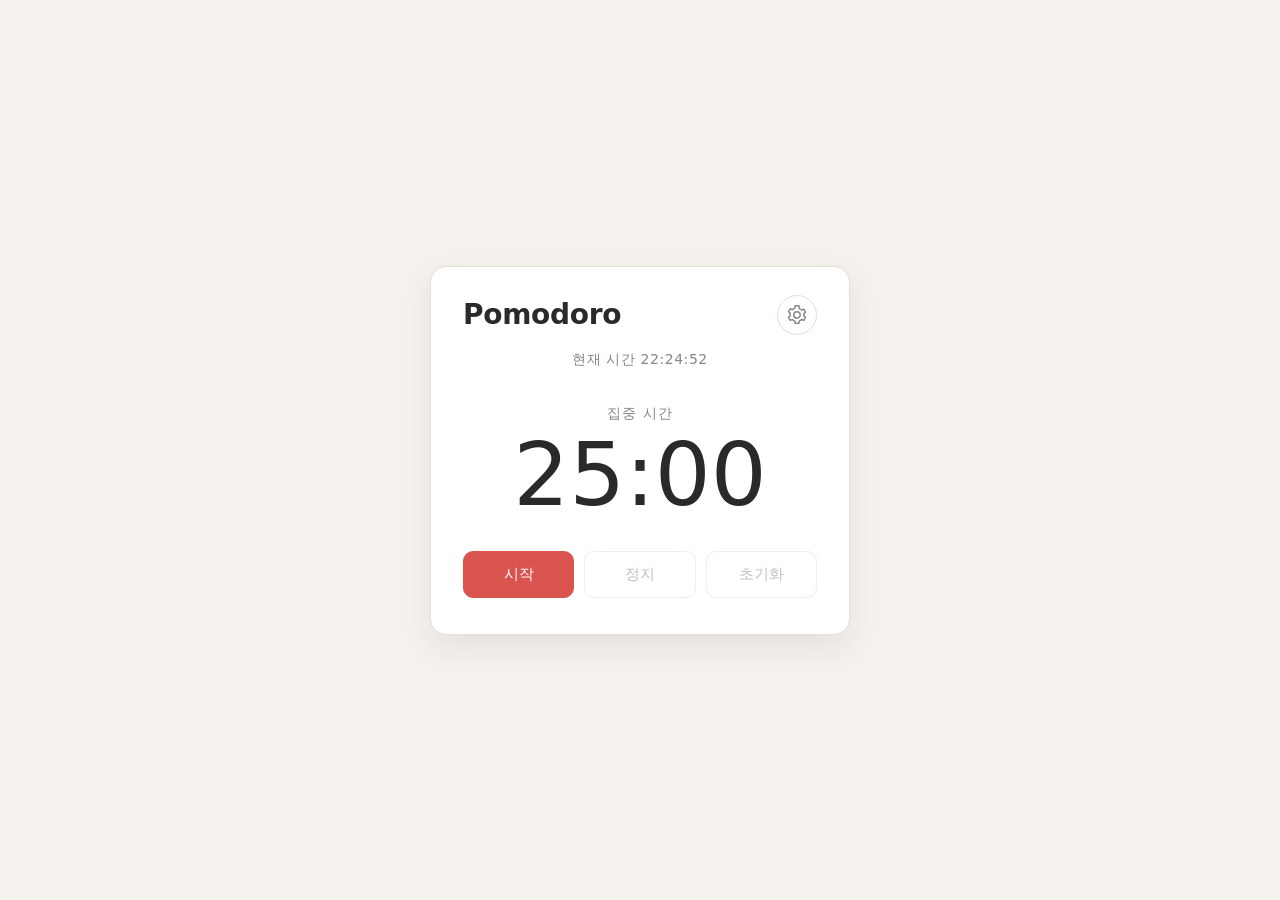
<file: index.html>
<!DOCTYPE html>
<html lang="ko">
<head>
  <meta charset="UTF-8">
  <meta name="viewport" content="width=device-width, initial-scale=1.0">
  <title>Pomodoro</title>
  <link rel="stylesheet" href="index.css">
</head>
<body>
  <main class="app">
    <header class="app__header">
      <h1 class="title">Pomodoro</h1>
      <a href="settings.html" class="btn btn--icon" aria-label="설정">
        <svg viewBox="0 0 24 24" width="22" height="22" aria-hidden="true">
          <path d="M12 15.5a3.5 3.5 0 1 0 0-7 3.5 3.5 0 0 0 0 7Z" />
          <path d="M19.4 13.5a7.9 7.9 0 0 0 0-3l1.9-1.5-1.9-3.3-2.3.9a7.7 7.7 0 0 0-2.6-1.5L14.1 2H9.9l-.4 2.6a7.7 7.7 0 0 0-2.6 1.5l-2.3-.9-1.9 3.3 1.9 1.5a7.9 7.9 0 0 0 0 3l-1.9 1.5 1.9 3.3 2.3-.9a7.7 7.7 0 0 0 2.6 1.5l.4 2.6h4.2l.4-2.6a7.7 7.7 0 0 0 2.6-1.5l2.3.9 1.9-3.3-1.9-1.5Z" />
        </svg>
      </a>
    </header>

    <p class="clock">현재 시간 <time id="clock">--:--:--</time></p>

    <section class="timer" aria-labelledby="timer-label">
      <p class="timer__label" id="timer-label">집중 시간</p>
      <p class="timer__display"><time id="display" datetime="PT25M">25:00</time></p>
    </section>

    <div class="controls">
      <button type="button" class="btn btn--primary" id="start">시작</button>
      <button type="button" class="btn" id="stop">정지</button>
      <button type="button" class="btn" id="reset">초기화</button>
    </div>
  </main>

  <script src="storage.js"></script>
  <script src="script.js"></script>
</body>
</html>
</file>
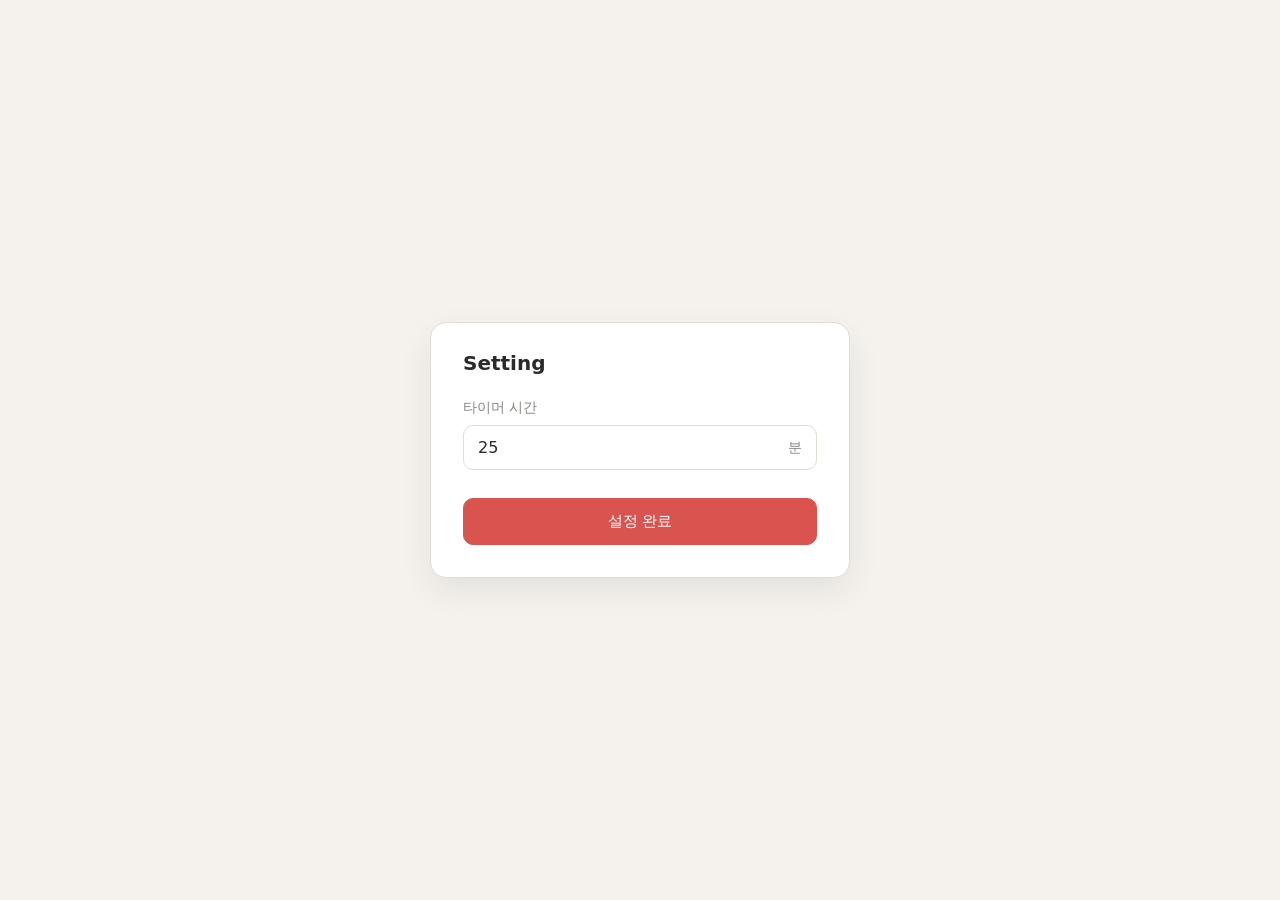
<file: settings.html>
<!DOCTYPE html>
<html lang="ko">
<head>
  <meta charset="UTF-8">
  <meta name="viewport" content="width=device-width, initial-scale=1.0">
  <title>Setting - Pomodoro</title>
  <link rel="stylesheet" href="settings.css">
</head>
<body>
  <main class="settings">
    <h3 class="settings__title">Setting</h3>

    <div class="field">
      <label class="field__label" for="focus-minutes">타이머 시간</label>
      <div class="field__input">
        <input type="number" id="focus-minutes" name="focus-minutes"
               min="1" max="120" step="1" value="25" inputmode="numeric">
        <span class="field__unit">분</span>
      </div>
      <p class="field__error" id="error" role="alert" hidden></p>
    </div>

    <button type="button" class="btn btn--primary" id="apply">설정 완료</button>
  </main>

  <script src="storage.js"></script>
  <script src="settings.js"></script>
</body>
</html>
</file>
<file: index.css>
:root {
  --bg: #f5f1ec;
  --surface: #ffffff;
  --text: #2b2a28;
  --text-muted: #8a8580;
  --border: #e3ddd5;
  --accent: #d9534f;
  --accent-dark: #bf3f3b;
  --radius: 16px;
}

* {
  box-sizing: border-box;
}

body {
  margin: 0;
  min-height: 100vh;
  display: flex;
  align-items: center;
  justify-content: center;
  padding: 24px;
  background-color: var(--bg);
  color: var(--text);
  font-family: "Segoe UI", "Malgun Gothic", system-ui, sans-serif;
}

.app {
  width: 100%;
  max-width: 420px;
  padding: 28px 32px 36px;
  background-color: var(--surface);
  border: 1px solid var(--border);
  border-radius: var(--radius);
  box-shadow: 0 12px 32px rgba(43, 42, 40, 0.08);
}

.app__header {
  display: flex;
  align-items: center;
  justify-content: space-between;
  gap: 12px;
}

.title {
  margin: 0;
  font-size: 1.75rem;
  font-weight: 600;
  letter-spacing: -0.01em;
}

/* Clock */
.clock {
  margin: 16px 0 0;
  font-size: 0.875rem;
  color: var(--text-muted);
  letter-spacing: 0.04em;
  text-align: center;
  font-variant-numeric: tabular-nums;
}

/* Timer */
.timer {
  margin: 36px 0 32px;
  text-align: center;
}

.timer__label {
  margin: 0 0 8px;
  font-size: 0.875rem;
  color: var(--text-muted);
  letter-spacing: 0.08em;
}

.timer__display {
  margin: 0;
  font-size: clamp(3.5rem, 18vw, 5.5rem);
  font-weight: 300;
  font-variant-numeric: tabular-nums;
  line-height: 1;
}

/* Buttons */
.controls {
  display: flex;
  gap: 10px;
}

.btn {
  flex: 1;
  padding: 12px 16px;
  font: inherit;
  font-size: 0.95rem;
  color: var(--text);
  background-color: var(--surface);
  border: 1px solid var(--border);
  border-radius: 10px;
  cursor: pointer;
  transition: background-color 0.15s, border-color 0.15s, color 0.15s;
}

.btn:hover:not(:disabled) {
  background-color: var(--bg);
}

.btn:disabled {
  color: var(--text-muted);
  cursor: not-allowed;
  opacity: 0.5;
}

.btn:focus-visible {
  outline: 2px solid var(--accent);
  outline-offset: 2px;
}

.btn--primary {
  color: #fff;
  background-color: var(--accent);
  border-color: var(--accent);
}

.btn--primary:hover:not(:disabled) {
  background-color: var(--accent-dark);
  border-color: var(--accent-dark);
}

.btn--primary:disabled {
  color: #fff;
}

.btn--icon {
  flex: 0 0 auto;
  display: grid;
  place-items: center;
  width: 40px;
  height: 40px;
  padding: 0;
  border-radius: 50%;
  color: var(--text-muted);
}

.btn--icon:hover {
  color: var(--text);
}

.btn--icon svg {
  fill: none;
  stroke: currentColor;
  stroke-width: 1.6;
  stroke-linecap: round;
  stroke-linejoin: round;
}
</file>
<file: settings.css>
:root {
  --bg: #f5f1ec;
  --surface: #ffffff;
  --text: #2b2a28;
  --text-muted: #8a8580;
  --border: #e3ddd5;
  --accent: #d9534f;
  --accent-dark: #bf3f3b;
  --radius: 16px;
}

* {
  box-sizing: border-box;
}

body {
  margin: 0;
  min-height: 100vh;
  display: flex;
  align-items: center;
  justify-content: center;
  padding: 24px;
  background-color: var(--bg);
  color: var(--text);
  font-family: "Segoe UI", "Malgun Gothic", system-ui, sans-serif;
}

.settings {
  width: 100%;
  max-width: 420px;
  padding: 28px 32px 32px;
  background-color: var(--surface);
  border: 1px solid var(--border);
  border-radius: var(--radius);
  box-shadow: 0 12px 32px rgba(43, 42, 40, 0.08);
}

.settings__title {
  margin: 0 0 24px;
  font-size: 1.25rem;
  font-weight: 600;
}

/* Field */
.field {
  margin-bottom: 28px;
}

.field__label {
  display: block;
  margin-bottom: 8px;
  font-size: 0.875rem;
  color: var(--text-muted);
}

.field__input {
  display: flex;
  align-items: center;
  gap: 8px;
  padding: 0 14px;
  background-color: var(--surface);
  border: 1px solid var(--border);
  border-radius: 10px;
}

.field__input:focus-within {
  border-color: var(--accent);
}

.field__input input {
  flex: 1;
  min-width: 0;
  padding: 12px 0;
  font: inherit;
  font-size: 1rem;
  font-variant-numeric: tabular-nums;
  color: inherit;
  background: none;
  border: none;
  outline: none;
}

.field__error {
  margin: 8px 0 0;
  font-size: 0.8125rem;
  color: var(--accent);
}

.field__unit {
  flex: 0 0 auto;
  font-size: 0.875rem;
  color: var(--text-muted);
}

/* Button */
.btn {
  width: 100%;
  padding: 12px 16px;
  font: inherit;
  font-size: 0.95rem;
  color: var(--text);
  background-color: var(--surface);
  border: 1px solid var(--border);
  border-radius: 10px;
  cursor: pointer;
  transition: background-color 0.15s, border-color 0.15s;
}

.btn:focus-visible {
  outline: 2px solid var(--accent);
  outline-offset: 2px;
}

.btn--primary {
  color: #fff;
  background-color: var(--accent);
  border-color: var(--accent);
}

.btn--primary:hover {
  background-color: var(--accent-dark);
  border-color: var(--accent-dark);
}
</file>
